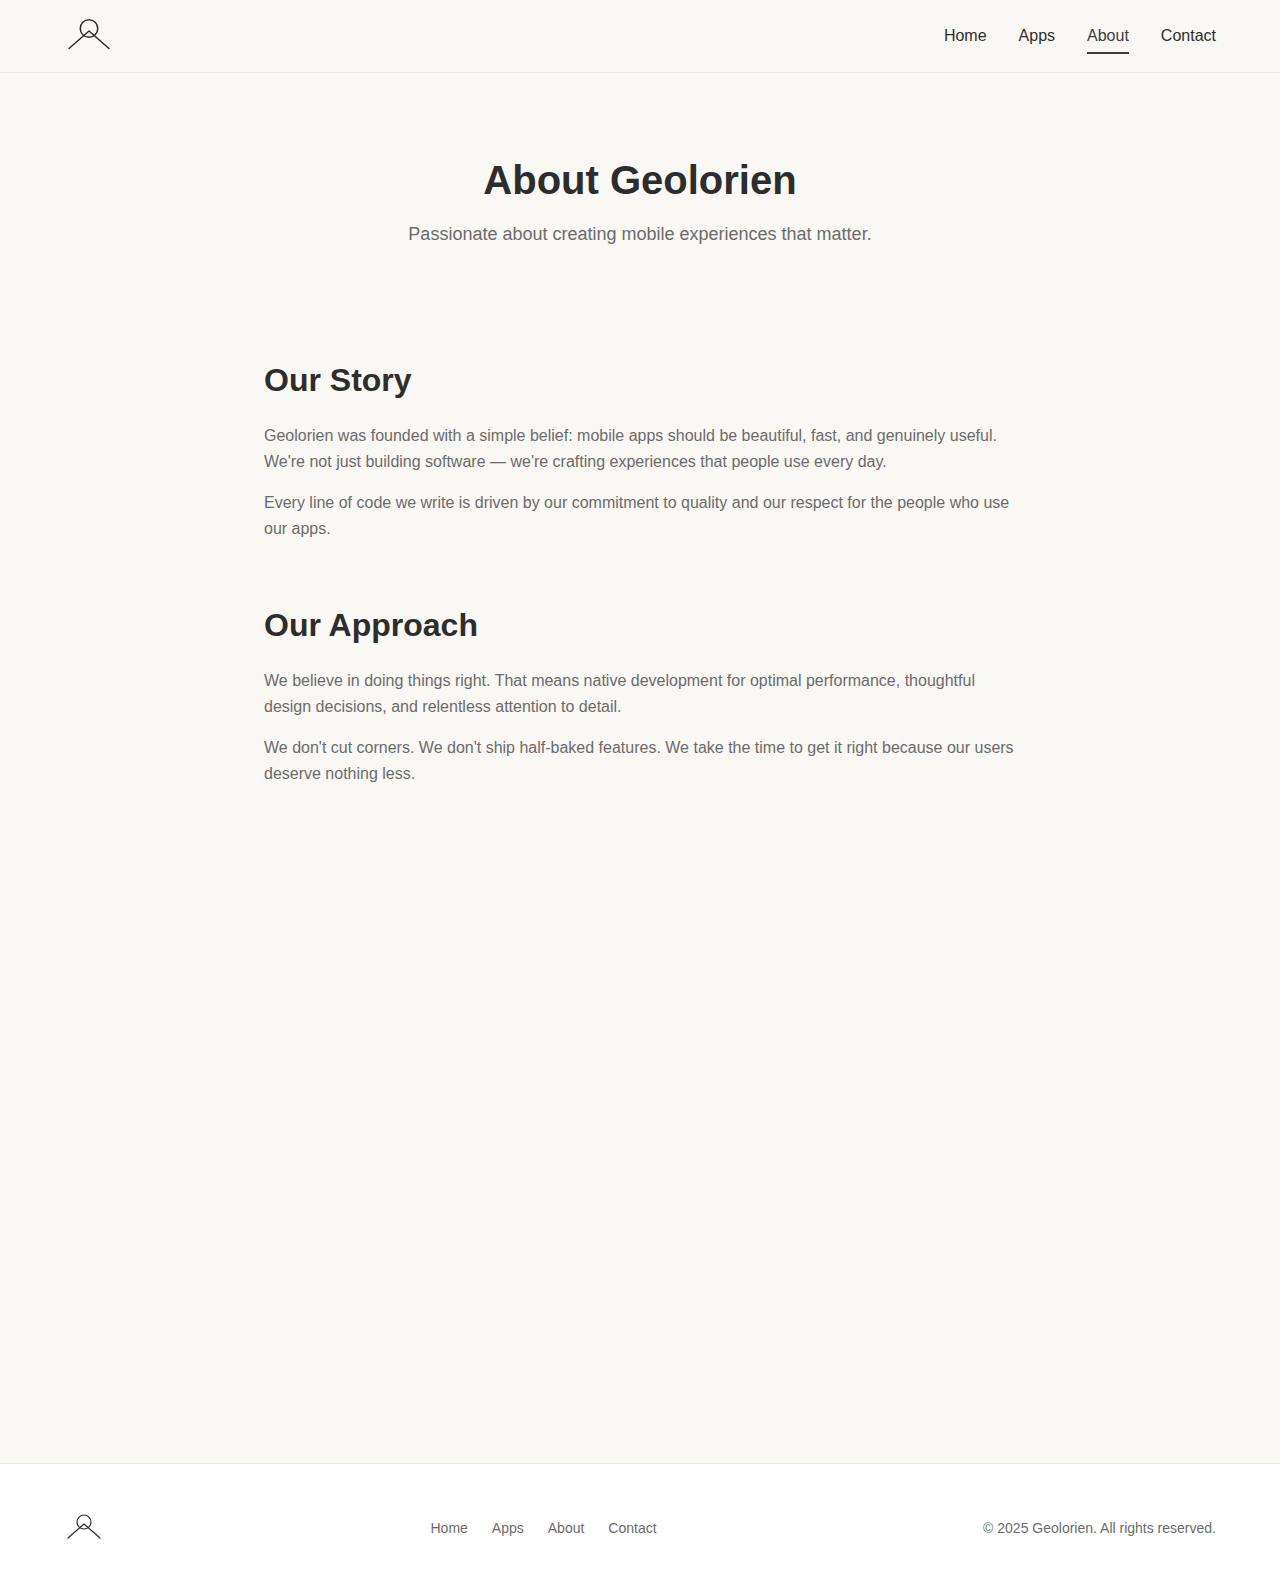
<file: about.html>
<!DOCTYPE html>
<html lang="en">
<head>
  <meta charset="UTF-8">
  <meta name="viewport" content="width=device-width, initial-scale=1.0">
  <meta name="description" content="Learn about Geolorien - our mission, values, and approach to mobile app development.">

  <meta property="og:title" content="About - Geolorien">
  <meta property="og:description" content="Learn about Geolorien and our approach to mobile app development.">
  <meta property="og:url" content="https://geolorien.com/about.html">

  <!-- Favicon -->
  <link rel="icon" type="image/svg+xml" href="/assets/icons/favicon.svg">
  <link rel="icon" type="image/png" href="/logo.png">

  <title>About - Geolorien</title>
  <link rel="stylesheet" href="/css/styles.css">
</head>
<body>
  <!-- Header -->
  <header class="site-header">
    <nav class="nav">
      <a href="/" class="nav-logo">
        <img src="/logo.svg" alt="Geolorien">
      </a>

      <button class="nav-toggle" aria-label="Toggle navigation" aria-expanded="false">
        <span></span>
        <span></span>
        <span></span>
      </button>

      <ul class="nav-menu">
        <li><a href="/" class="nav-link">Home</a></li>
        <li><a href="/apps.html" class="nav-link">Apps</a></li>
        <li><a href="/about.html" class="nav-link active">About</a></li>
        <li><a href="/contact.html" class="nav-link">Contact</a></li>
      </ul>
    </nav>
  </header>

  <main>
    <!-- Page Header -->
    <section class="page-header">
      <div class="container">
        <h1 class="animate-fade-in">About Geolorien</h1>
        <p class="animate-fade-in-up delay-1">Passionate about creating mobile experiences that matter.</p>
      </div>
    </section>

    <!-- About Content -->
    <section class="section">
      <div class="container about-content">
        <div class="about-section animate-on-scroll">
          <h2>Our Story</h2>
          <p>Geolorien was founded with a simple belief: mobile apps should be beautiful, fast, and genuinely useful. We're not just building software — we're crafting experiences that people use every day.</p>
          <p>Every line of code we write is driven by our commitment to quality and our respect for the people who use our apps.</p>
        </div>

        <div class="about-section animate-on-scroll">
          <h2>Our Approach</h2>
          <p>We believe in doing things right. That means native development for optimal performance, thoughtful design decisions, and relentless attention to detail.</p>
          <p>We don't cut corners. We don't ship half-baked features. We take the time to get it right because our users deserve nothing less.</p>
        </div>

        <div class="about-section animate-on-scroll">
          <h2>What Drives Us</h2>
          <p>We're motivated by the challenge of solving real problems through elegant solutions. There's nothing quite like seeing someone use an app you've built and watching it make their day a little bit better.</p>
          <p>That's what keeps us going — the pursuit of that perfect balance between form and function.</p>
        </div>

        <!-- CTA -->
        <div class="cta-banner animate-on-scroll">
          <h2>Have a project in mind?</h2>
          <p>We'd love to hear from you. Let's create something great together.</p>
          <a href="/contact.html" class="btn btn-primary">Get in Touch</a>
        </div>
      </div>
    </section>
  </main>

  <!-- Footer -->
  <footer class="site-footer">
    <div class="container">
      <div class="footer-content">
        <a href="/" class="footer-logo">
          <img src="/logo.svg" alt="Geolorien">
        </a>

        <nav class="footer-nav">
          <a href="/">Home</a>
          <a href="/apps.html">Apps</a>
          <a href="/about.html">About</a>
          <a href="/contact.html">Contact</a>
        </nav>

        <p class="footer-copy">&copy; 2025 Geolorien. All rights reserved.</p>
      </div>
    </div>
  </footer>

  <script src="/js/main.js" defer></script>
</body>
</html>
</file>
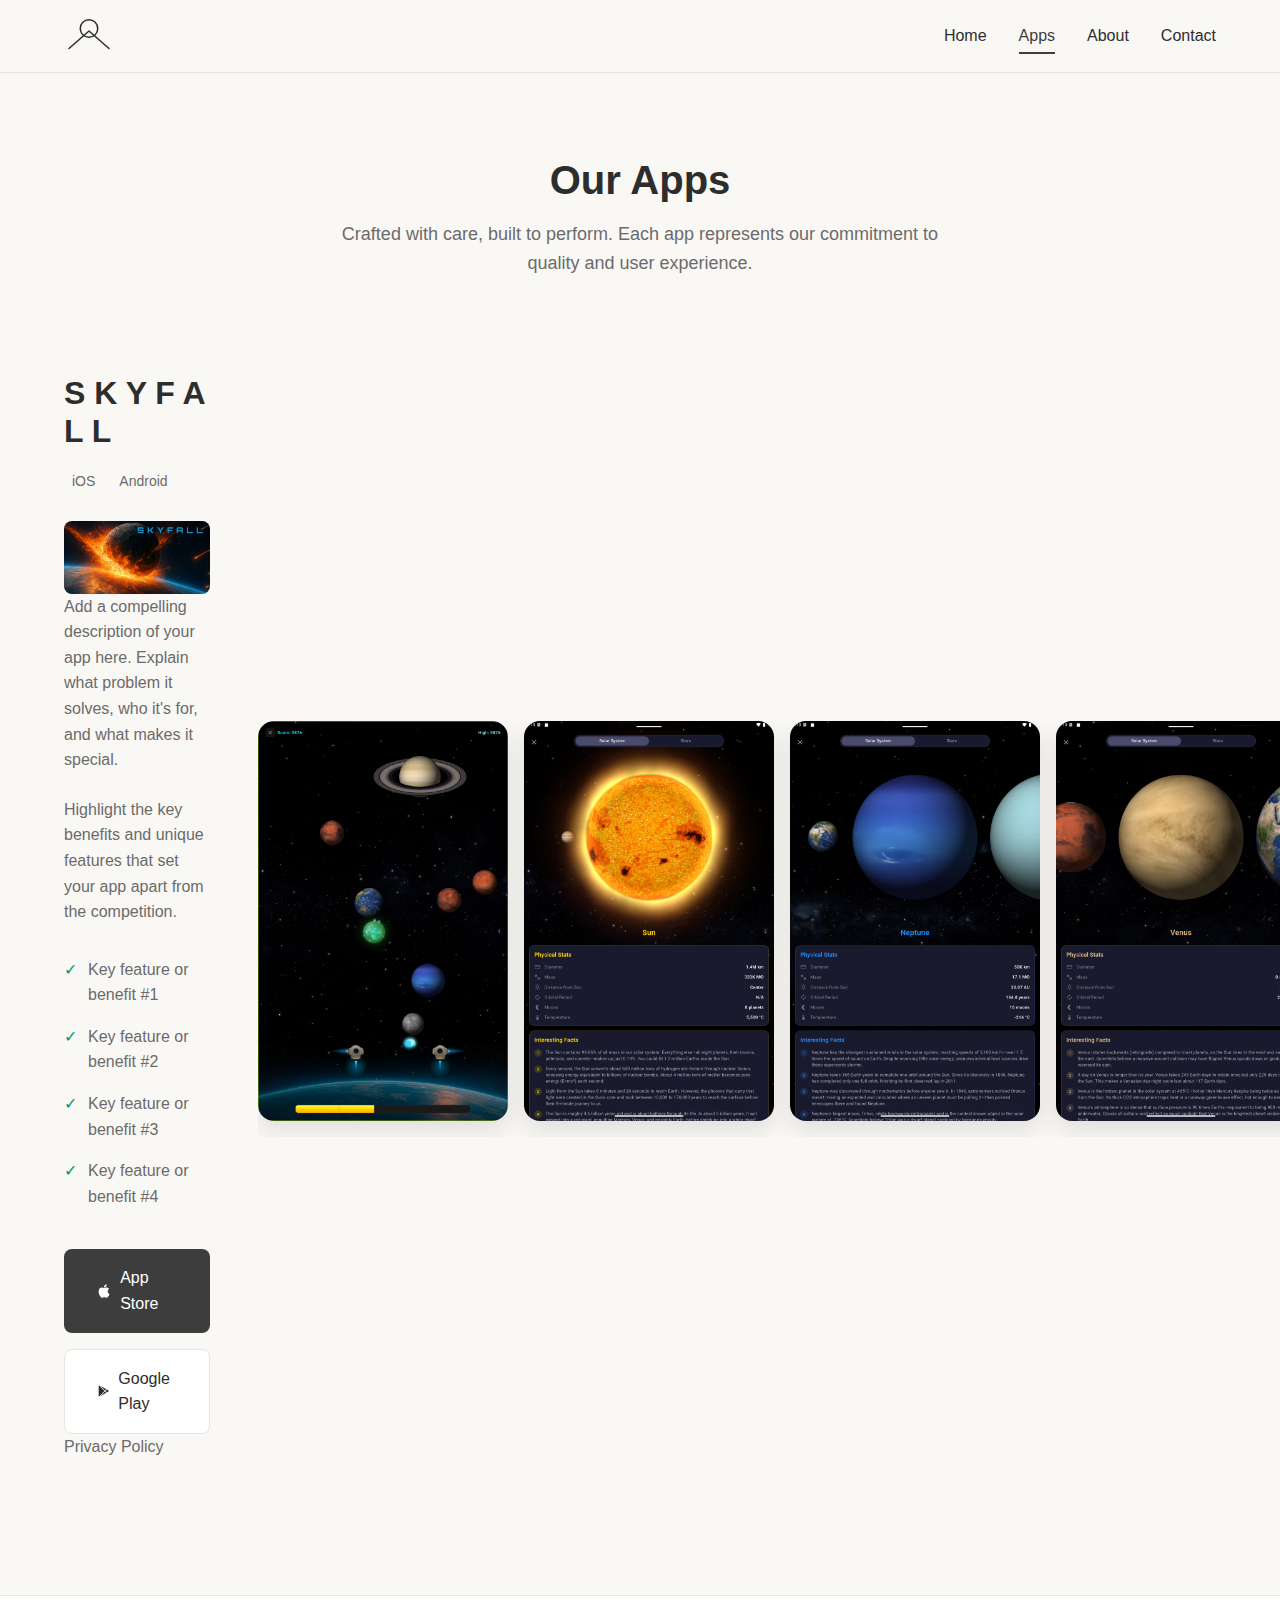
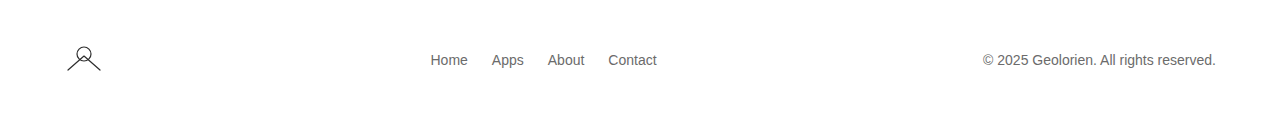
<file: apps.html>
<!DOCTYPE html>
<html lang="en">
<head>
  <meta charset="UTF-8">
  <meta name="viewport" content="width=device-width, initial-scale=1.0">
  <meta name="description" content="Explore mobile apps created by Geolorien - high-quality iOS and Android applications.">

  <meta property="og:title" content="Our Apps - Geolorien">
  <meta property="og:description" content="Explore mobile apps created by Geolorien.">
  <meta property="og:url" content="https://geolorien.com/apps.html">

  <!-- Favicon -->
  <link rel="icon" type="image/svg+xml" href="/assets/icons/favicon.svg">
  <link rel="icon" type="image/png" href="/logo.png">

  <title>Our Apps - Geolorien</title>
  <link rel="stylesheet" href="/css/styles.css">
</head>
<body>
  <!-- Header -->
  <header class="site-header">
    <nav class="nav">
      <a href="/" class="nav-logo">
        <img src="/logo.svg" alt="Geolorien">
      </a>

      <button class="nav-toggle" aria-label="Toggle navigation" aria-expanded="false">
        <span></span>
        <span></span>
        <span></span>
      </button>

      <ul class="nav-menu">
        <li><a href="/" class="nav-link">Home</a></li>
        <li><a href="/apps.html" class="nav-link active">Apps</a></li>
        <li><a href="/about.html" class="nav-link">About</a></li>
        <li><a href="/contact.html" class="nav-link">Contact</a></li>
      </ul>
    </nav>
  </header>

  <main>
    <!-- Page Header -->
    <section class="page-header">
      <div class="container">
        <h1 class="animate-fade-in">Our Apps</h1>
        <p class="animate-fade-in-up delay-1">Crafted with care, built to perform. Each app represents our commitment to quality and user experience.</p>
      </div>
    </section>

    <!-- App Showcase 1 -->
    <article class="app-showcase section">
      <div class="container">
        <div class="app-showcase-content animate-on-scroll">      
          <div class="app-showcase-info">
            <h2>S K Y F A L L</h2>
            <div class="app-platforms">
              <span class="platform-badge">iOS</span>
              <span class="platform-badge">Android</span>
            </div>
            <div class="app-card-image">
              <img src="/assets/images/skyfall.png" alt="SKYFALL">
            </div>
            <p>Add a compelling description of your app here. Explain what problem it solves, who it's for, and what makes it special.</p>
            <p>Highlight the key benefits and unique features that set your app apart from the competition.</p>

            <ul class="app-features-list">
              <li>Key feature or benefit #1</li>
              <li>Key feature or benefit #2</li>
              <li>Key feature or benefit #3</li>
              <li>Key feature or benefit #4</li>
            </ul>

            <div class="app-store-links">
              <!-- Replace # with actual store links -->
              <a href="#" target="_blank" rel="noopener" class="btn btn-primary">
                <svg width="20" height="20" viewBox="0 0 24 24" fill="currentColor">
                  <path d="M18.71 19.5c-.83 1.24-1.71 2.45-3.05 2.47-1.34.03-1.77-.79-3.29-.79-1.53 0-2 .77-3.27.82-1.31.05-2.3-1.32-3.14-2.53C4.25 17 2.94 12.45 4.7 9.39c.87-1.52 2.43-2.48 4.12-2.51 1.28-.02 2.5.87 3.29.87.78 0 2.26-1.07 3.81-.91.65.03 2.47.26 3.64 1.98-.09.06-2.17 1.28-2.15 3.81.03 3.02 2.65 4.03 2.68 4.04-.03.07-.42 1.44-1.38 2.83M13 3.5c.73-.83 1.94-1.46 2.94-1.5.13 1.17-.34 2.35-1.04 3.19-.69.85-1.83 1.51-2.95 1.42-.15-1.15.41-2.35 1.05-3.11z"/>
                </svg>
                App Store
              </a>
              <a href="#" target="_blank" rel="noopener" class="btn btn-secondary">
                <svg width="20" height="20" viewBox="0 0 24 24" fill="currentColor">
                  <path d="M3,20.5V3.5C3,2.91 3.34,2.39 3.84,2.15L13.69,12L3.84,21.85C3.34,21.6 3,21.09 3,20.5M16.81,15.12L6.05,21.34L14.54,12.85L16.81,15.12M20.16,10.81C20.5,11.08 20.75,11.5 20.75,12C20.75,12.5 20.53,12.9 20.18,13.18L17.89,14.5L15.39,12L17.89,9.5L20.16,10.81M6.05,2.66L16.81,8.88L14.54,11.15L6.05,2.66Z"/>
                </svg>
                Google Play
              </a>
            </div>

            <p class="app-privacy-link">
              <a href="/skyfall-privacy.html">Privacy Policy</a>
            </p>
          </div>

          <div class="app-showcase-visual">
            <div class="screenshot-gallery">
              <img src="/assets/images/skyfall_scr_01.png" alt="SKYFALL Screenshot 1" class="app-screenshot">
              <img src="/assets/images/skyfall_scr_02.png" alt="SKYFALL Screenshot 2" class="app-screenshot">
              <img src="/assets/images/skyfall_scr_03.png" alt="SKYFALL Screenshot 3" class="app-screenshot">
              <img src="/assets/images/skyfall_scr_04.png" alt="SKYFALL Screenshot 4" class="app-screenshot">
            </div>
          </div>
        </div>
      </div>
    </article>

    <!-- App Showcase 2 (duplicate and customize for additional apps) -->
    <!--
    <article class="app-showcase section">
      <div class="container">
        <div class="app-showcase-content animate-on-scroll">
          ...
        </div>
      </div>
    </article>
    -->

  </main>

  <!-- Footer -->
  <footer class="site-footer">
    <div class="container">
      <div class="footer-content">
        <a href="/" class="footer-logo">
          <img src="/logo.svg" alt="Geolorien">
        </a>

        <nav class="footer-nav">
          <a href="/">Home</a>
          <a href="/apps.html">Apps</a>
          <a href="/about.html">About</a>
          <a href="/contact.html">Contact</a>
        </nav>

        <p class="footer-copy">&copy; 2025 Geolorien. All rights reserved.</p>
      </div>
    </div>
  </footer>

  <script src="/js/main.js" defer></script>
</body>
</html>
</file>
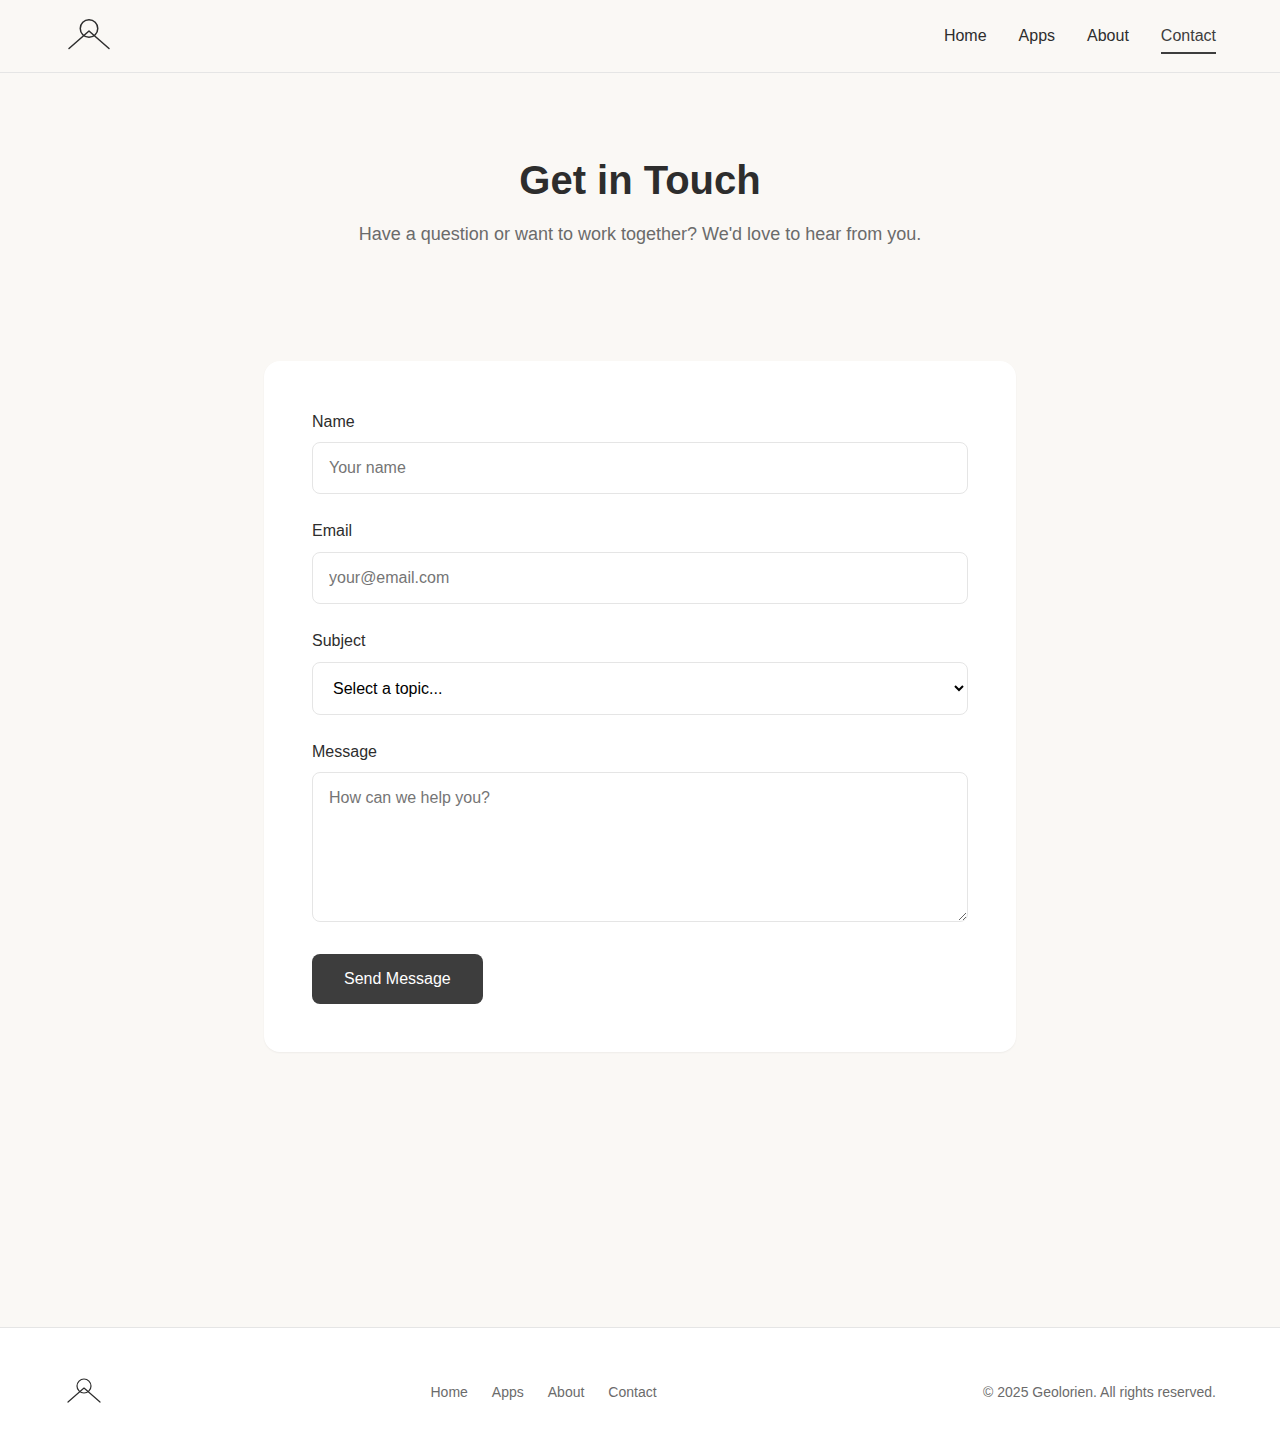
<file: contact.html>
<!DOCTYPE html>
<html lang="en">
<head>
  <meta charset="UTF-8">
  <meta name="viewport" content="width=device-width, initial-scale=1.0">
  <meta name="description" content="Contact Geolorien - Get in touch for inquiries, feedback, or partnership opportunities.">

  <meta property="og:title" content="Contact - Geolorien">
  <meta property="og:description" content="Get in touch with Geolorien.">
  <meta property="og:url" content="https://geolorien.com/contact.html">

  <!-- Favicon -->
  <link rel="icon" type="image/svg+xml" href="/assets/icons/favicon.svg">
  <link rel="icon" type="image/png" href="/logo.png">

  <!-- Formspree DNS prefetch -->
  <link rel="dns-prefetch" href="https://formspree.io">

  <title>Contact - Geolorien</title>
  <link rel="stylesheet" href="/css/styles.css">
</head>
<body>
  <!-- Header -->
  <header class="site-header">
    <nav class="nav">
      <a href="/" class="nav-logo">
        <img src="/logo.svg" alt="Geolorien">
      </a>

      <button class="nav-toggle" aria-label="Toggle navigation" aria-expanded="false">
        <span></span>
        <span></span>
        <span></span>
      </button>

      <ul class="nav-menu">
        <li><a href="/" class="nav-link">Home</a></li>
        <li><a href="/apps.html" class="nav-link">Apps</a></li>
        <li><a href="/about.html" class="nav-link">About</a></li>
        <li><a href="/contact.html" class="nav-link active">Contact</a></li>
      </ul>
    </nav>
  </header>

  <main>
    <!-- Page Header -->
    <section class="page-header">
      <div class="container">
        <h1 class="animate-fade-in">Get in Touch</h1>
        <p class="animate-fade-in-up delay-1">Have a question or want to work together? We'd love to hear from you.</p>
      </div>
    </section>

    <!-- Contact Content -->
    <section class="section">
      <div class="container contact-content">
        <!-- Contact Form -->
        <form
          action="https://formspree.io/f/mzdblavk"
          method="POST"
          class="contact-form animate-on-scroll"
        >
          <!-- Honeypot for spam prevention -->
          <input type="text" name="_gotcha" style="display:none">

          <!-- Custom subject line -->
          <input type="hidden" name="_subject" value="New message from geolorien.com">

          <!-- Redirect after submission -->
          <input type="hidden" name="_next" value="https://geolorien.com/contact.html?submitted=true">

          <div class="form-group">
            <label for="name">Name</label>
            <input type="text" id="name" name="name" required placeholder="Your name">
          </div>

          <div class="form-group">
            <label for="email">Email</label>
            <input type="email" id="email" name="email" required placeholder="your@email.com">
          </div>

          <div class="form-group">
            <label for="subject">Subject</label>
            <select id="subject" name="subject" required>
              <option value="">Select a topic...</option>
              <option value="General Inquiry">General Inquiry</option>
              <option value="App Feedback">App Feedback</option>
              <option value="Partnership">Partnership Opportunity</option>
              <option value="Support">Technical Support</option>
              <option value="Other">Other</option>
            </select>
          </div>

          <div class="form-group">
            <label for="message">Message</label>
            <textarea id="message" name="message" required placeholder="How can we help you?"></textarea>
          </div>

          <button type="submit" class="btn btn-primary">Send Message</button>
        </form>

        <!-- Alternative Contact -->
        <div class="contact-alt animate-on-scroll">
          <h3>Prefer email?</h3>
          <p>You can also reach us directly at:</p>
          <a href="mailto:hello@geolorien.com" class="contact-email">hello@geolorien.com</a>
        </div>
      </div>
    </section>
  </main>

  <!-- Footer -->
  <footer class="site-footer">
    <div class="container">
      <div class="footer-content">
        <a href="/" class="footer-logo">
          <img src="/logo.svg" alt="Geolorien">
        </a>

        <nav class="footer-nav">
          <a href="/">Home</a>
          <a href="/apps.html">Apps</a>
          <a href="/about.html">About</a>
          <a href="/contact.html">Contact</a>
        </nav>

        <p class="footer-copy">&copy; 2025 Geolorien. All rights reserved.</p>
      </div>
    </div>
  </footer>

  <script src="/js/main.js" defer></script>
</body>
</html>
</file>
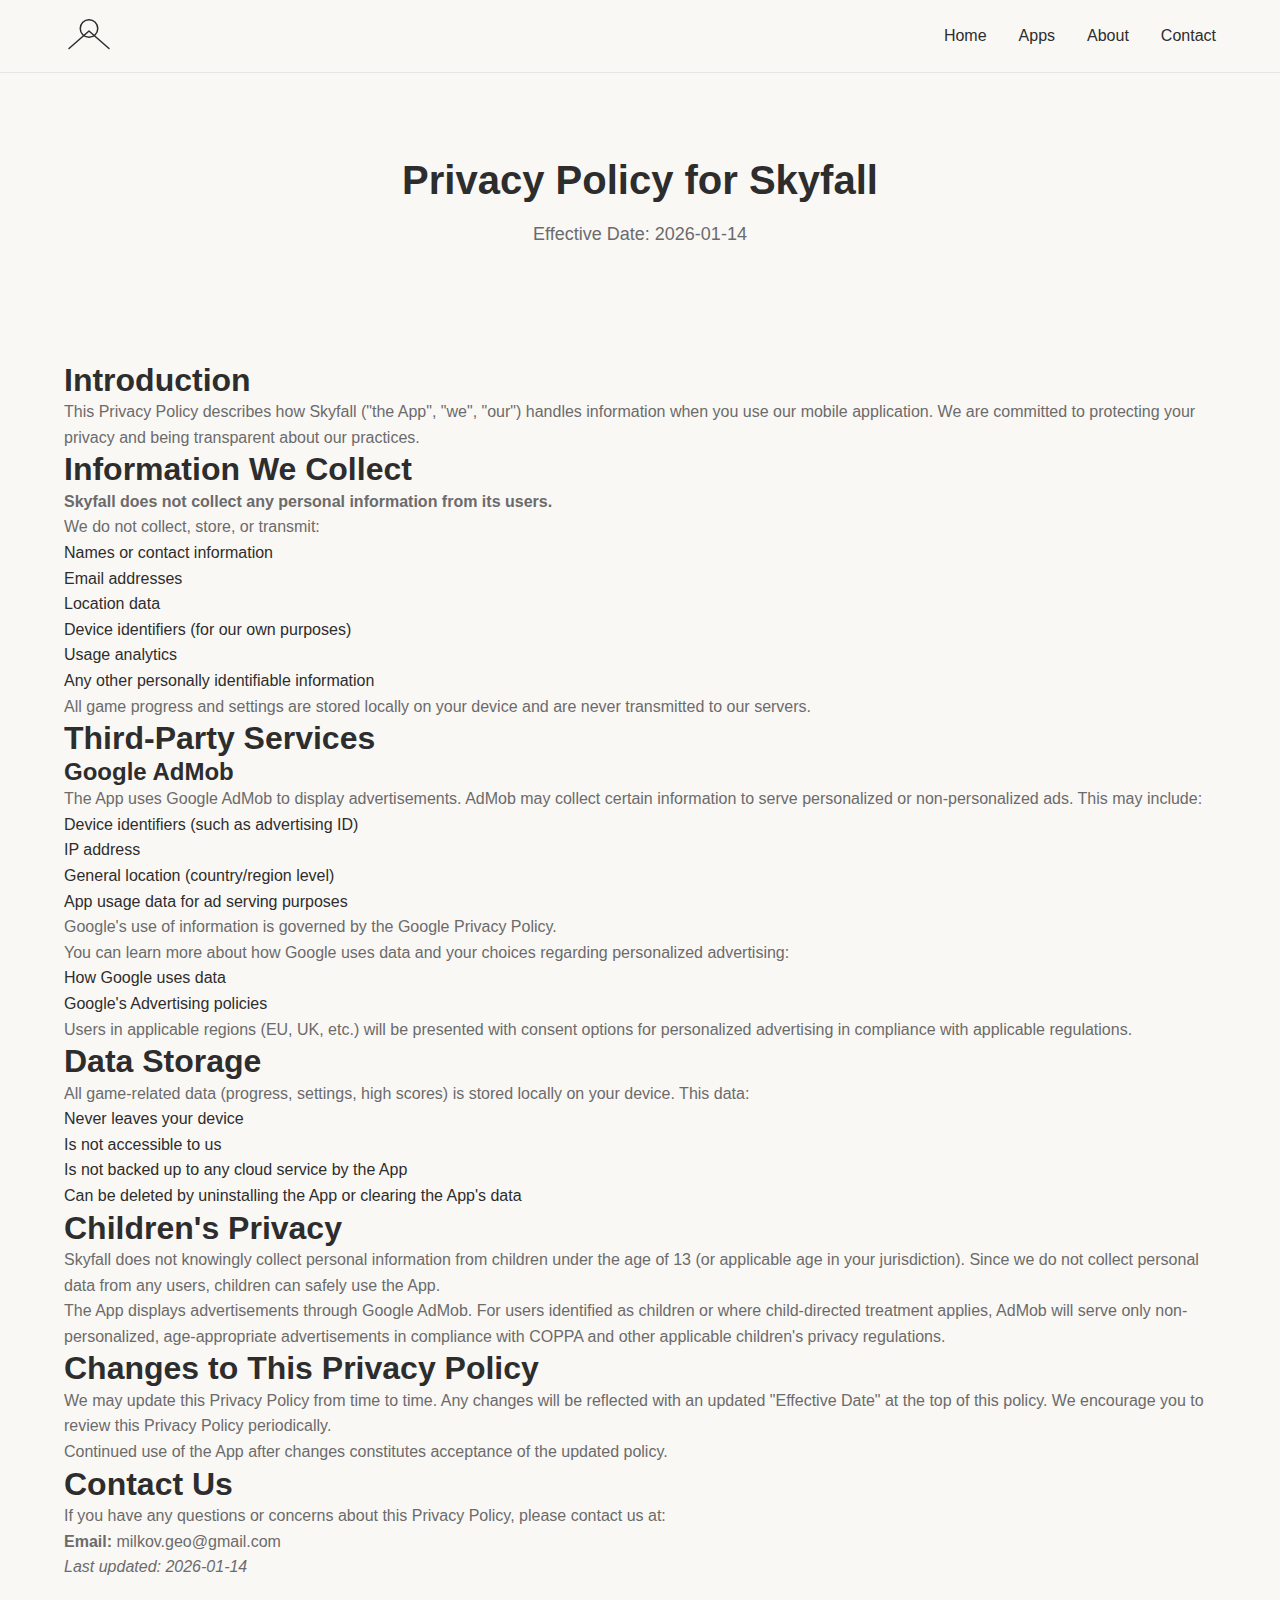
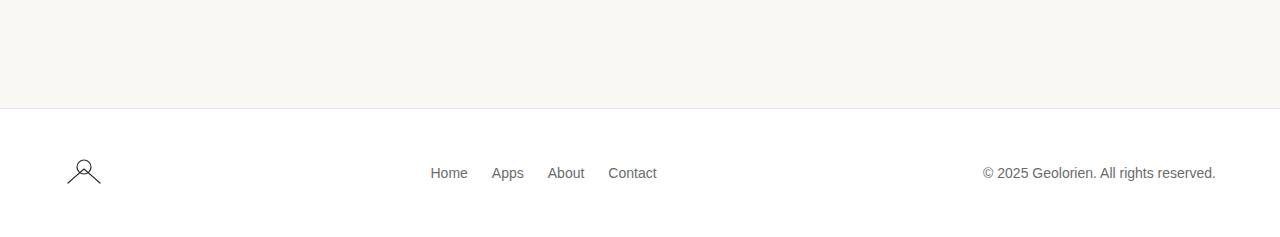
<file: skyfall-privacy.html>
<!DOCTYPE html>
<html lang="en">
<head>
  <meta charset="UTF-8">
  <meta name="viewport" content="width=device-width, initial-scale=1.0">
  <meta name="description" content="Privacy Policy for Skyfall mobile app by Geolorien.">

  <meta property="og:title" content="Skyfall Privacy Policy - Geolorien">
  <meta property="og:description" content="Privacy Policy for Skyfall mobile app.">
  <meta property="og:url" content="https://geolorien.com/skyfall-privacy.html">

  <!-- Favicon -->
  <link rel="icon" type="image/svg+xml" href="/assets/icons/favicon.svg">
  <link rel="icon" type="image/png" href="/logo.png">

  <title>Skyfall Privacy Policy - Geolorien</title>
  <link rel="stylesheet" href="/css/styles.css">
</head>
<body>
  <!-- Header -->
  <header class="site-header">
    <nav class="nav">
      <a href="/" class="nav-logo">
        <img src="/logo.svg" alt="Geolorien">
      </a>

      <button class="nav-toggle" aria-label="Toggle navigation" aria-expanded="false">
        <span></span>
        <span></span>
        <span></span>
      </button>

      <ul class="nav-menu">
        <li><a href="/" class="nav-link">Home</a></li>
        <li><a href="/apps.html" class="nav-link">Apps</a></li>
        <li><a href="/about.html" class="nav-link">About</a></li>
        <li><a href="/contact.html" class="nav-link">Contact</a></li>
      </ul>
    </nav>
  </header>

  <main>
    <!-- Page Header -->
    <section class="page-header">
      <div class="container">
        <h1 class="animate-fade-in">Privacy Policy for Skyfall</h1>
        <p class="animate-fade-in-up delay-1">Effective Date: 2026-01-14</p>
      </div>
    </section>

    <!-- Privacy Policy Content -->
    <section class="section">
      <div class="container">
        <div class="content-block animate-on-scroll">
          <h2>Introduction</h2>
          <p>This Privacy Policy describes how Skyfall ("the App", "we", "our") handles information when you use our mobile application. We are committed to protecting your privacy and being transparent about our practices.</p>

          <h2>Information We Collect</h2>
          <p><strong>Skyfall does not collect any personal information from its users.</strong></p>
          <p>We do not collect, store, or transmit:</p>
          <ul>
            <li>Names or contact information</li>
            <li>Email addresses</li>
            <li>Location data</li>
            <li>Device identifiers (for our own purposes)</li>
            <li>Usage analytics</li>
            <li>Any other personally identifiable information</li>
          </ul>
          <p>All game progress and settings are stored locally on your device and are never transmitted to our servers.</p>

          <h2>Third-Party Services</h2>
          <h3>Google AdMob</h3>
          <p>The App uses Google AdMob to display advertisements. AdMob may collect certain information to serve personalized or non-personalized ads. This may include:</p>
          <ul>
            <li>Device identifiers (such as advertising ID)</li>
            <li>IP address</li>
            <li>General location (country/region level)</li>
            <li>App usage data for ad serving purposes</li>
          </ul>
          <p>Google's use of information is governed by the <a href="https://policies.google.com/privacy" target="_blank" rel="noopener">Google Privacy Policy</a>.</p>
          <p>You can learn more about how Google uses data and your choices regarding personalized advertising:</p>
          <ul>
            <li><a href="https://policies.google.com/technologies/partner-sites" target="_blank" rel="noopener">How Google uses data</a></li>
            <li><a href="https://policies.google.com/technologies/ads" target="_blank" rel="noopener">Google's Advertising policies</a></li>
          </ul>
          <p>Users in applicable regions (EU, UK, etc.) will be presented with consent options for personalized advertising in compliance with applicable regulations.</p>

          <h2>Data Storage</h2>
          <p>All game-related data (progress, settings, high scores) is stored locally on your device. This data:</p>
          <ul>
            <li>Never leaves your device</li>
            <li>Is not accessible to us</li>
            <li>Is not backed up to any cloud service by the App</li>
            <li>Can be deleted by uninstalling the App or clearing the App's data</li>
          </ul>

          <h2>Children's Privacy</h2>
          <p>Skyfall does not knowingly collect personal information from children under the age of 13 (or applicable age in your jurisdiction). Since we do not collect personal data from any users, children can safely use the App.</p>
          <p>The App displays advertisements through Google AdMob. For users identified as children or where child-directed treatment applies, AdMob will serve only non-personalized, age-appropriate advertisements in compliance with COPPA and other applicable children's privacy regulations.</p>

          <h2>Changes to This Privacy Policy</h2>
          <p>We may update this Privacy Policy from time to time. Any changes will be reflected with an updated "Effective Date" at the top of this policy. We encourage you to review this Privacy Policy periodically.</p>
          <p>Continued use of the App after changes constitutes acceptance of the updated policy.</p>

          <h2>Contact Us</h2>
          <p>If you have any questions or concerns about this Privacy Policy, please contact us at:</p>
          <p><strong>Email:</strong> <a href="mailto:milkov.geo@gmail.com">milkov.geo@gmail.com</a></p>

          <p><em>Last updated: 2026-01-14</em></p>
        </div>
      </div>
    </section>

  </main>

  <!-- Footer -->
  <footer class="site-footer">
    <div class="container">
      <div class="footer-content">
        <a href="/" class="footer-logo">
          <img src="/logo.svg" alt="Geolorien">
        </a>

        <nav class="footer-nav">
          <a href="/">Home</a>
          <a href="/apps.html">Apps</a>
          <a href="/about.html">About</a>
          <a href="/contact.html">Contact</a>
        </nav>

        <p class="footer-copy">&copy; 2025 Geolorien. All rights reserved.</p>
      </div>
    </div>
  </footer>

  <script src="/js/main.js" defer></script>
</body>
</html>
</file>
<file: css/styles.css>
/* ==========================================================================
   GEOLORIEN - Styles
   ========================================================================== */

/* --------------------------------------------------------------------------
   1. CSS Custom Properties
   -------------------------------------------------------------------------- */
:root {
  /* Colors */
  --color-bg-primary: #FAF8F5;
  --color-bg-secondary: #FFFFFF;
  --color-text-primary: #2D2D2D;
  --color-text-secondary: #6B6B6B;
  --color-accent: #3D3D3D;
  --color-accent-hover: #1A1A1A;
  --color-border: #E5E5E5;
  --color-success: #059669;

  /* Typography */
  --font-primary: 'Inter', -apple-system, BlinkMacSystemFont, 'Segoe UI', Roboto, sans-serif;
  --font-size-sm: 0.875rem;
  --font-size-base: 1rem;
  --font-size-lg: 1.125rem;
  --font-size-xl: 1.5rem;
  --font-size-2xl: 2rem;
  --font-size-3xl: 2.5rem;
  --font-weight-normal: 400;
  --font-weight-medium: 500;
  --font-weight-semibold: 600;
  --line-height-base: 1.6;
  --line-height-heading: 1.2;

  /* Spacing */
  --space-xs: 0.25rem;
  --space-sm: 0.5rem;
  --space-md: 1rem;
  --space-lg: 1.5rem;
  --space-xl: 2rem;
  --space-2xl: 3rem;
  --space-3xl: 4rem;
  --space-4xl: 6rem;

  /* Layout */
  --max-width: 1200px;
  --max-width-content: 800px;
  --border-radius-sm: 4px;
  --border-radius-md: 8px;
  --border-radius-lg: 16px;

  /* Shadows */
  --shadow-sm: 0 1px 2px rgba(0, 0, 0, 0.05);
  --shadow-md: 0 4px 6px rgba(0, 0, 0, 0.07);
  --shadow-lg: 0 10px 25px rgba(0, 0, 0, 0.1);

  /* Transitions */
  --transition-fast: 150ms ease;
  --transition-base: 250ms ease;
  --transition-slow: 400ms ease;
}

/* --------------------------------------------------------------------------
   2. Reset & Base
   -------------------------------------------------------------------------- */
*, *::before, *::after {
  box-sizing: border-box;
  margin: 0;
  padding: 0;
}

html {
  font-size: 16px;
  scroll-behavior: smooth;
}

body {
  font-family: var(--font-primary);
  font-size: var(--font-size-base);
  line-height: var(--line-height-base);
  color: var(--color-text-primary);
  background-color: var(--color-bg-primary);
  -webkit-font-smoothing: antialiased;
  -moz-osx-font-smoothing: grayscale;
}

img {
  max-width: 100%;
  height: auto;
  display: block;
}

a {
  color: inherit;
  text-decoration: none;
}

ul, ol {
  list-style: none;
}

button {
  font-family: inherit;
  cursor: pointer;
}

/* --------------------------------------------------------------------------
   3. Typography
   -------------------------------------------------------------------------- */
h1, h2, h3, h4 {
  font-weight: var(--font-weight-semibold);
  line-height: var(--line-height-heading);
}

h1 {
  font-size: var(--font-size-3xl);
}

h2 {
  font-size: var(--font-size-2xl);
}

h3 {
  font-size: var(--font-size-xl);
}

p {
  color: var(--color-text-secondary);
}

/* --------------------------------------------------------------------------
   4. Layout Utilities
   -------------------------------------------------------------------------- */
.container {
  width: 100%;
  max-width: var(--max-width);
  margin: 0 auto;
  padding: 0 var(--space-lg);
}

.section {
  padding: var(--space-3xl) 0;
}

.text-center {
  text-align: center;
}

/* --------------------------------------------------------------------------
   5. Components
   -------------------------------------------------------------------------- */

/* 5.1 Navigation */
.site-header {
  position: fixed;
  top: 0;
  left: 0;
  right: 0;
  background: var(--color-bg-primary);
  z-index: 100;
  border-bottom: 1px solid var(--color-border);
}

.nav {
  display: flex;
  justify-content: space-between;
  align-items: center;
  padding: var(--space-md) var(--space-lg);
  max-width: var(--max-width);
  margin: 0 auto;
}

.nav-logo img {
  height: 40px;
  width: auto;
}

.nav-toggle {
  display: flex;
  flex-direction: column;
  gap: 5px;
  background: none;
  border: none;
  padding: var(--space-sm);
}

.nav-toggle span {
  display: block;
  width: 24px;
  height: 2px;
  background: var(--color-text-primary);
  transition: var(--transition-fast);
}

.nav-menu {
  display: none;
  position: absolute;
  top: 100%;
  left: 0;
  right: 0;
  background: var(--color-bg-secondary);
  padding: var(--space-lg);
  box-shadow: var(--shadow-lg);
  flex-direction: column;
  gap: var(--space-md);
}

.nav-menu.is-open {
  display: flex;
}

.nav-link {
  font-weight: var(--font-weight-medium);
  padding: var(--space-sm) 0;
  position: relative;
  transition: color var(--transition-fast);
}

.nav-link:hover {
  color: var(--color-accent);
}

.nav-link.active {
  color: var(--color-accent);
}

@media (min-width: 768px) {
  .nav-toggle {
    display: none;
  }

  .nav-menu {
    display: flex;
    position: static;
    flex-direction: row;
    background: none;
    padding: 0;
    box-shadow: none;
    gap: var(--space-xl);
  }

  .nav-link::after {
    content: '';
    position: absolute;
    bottom: -2px;
    left: 0;
    width: 0;
    height: 2px;
    background: var(--color-accent);
    transition: width var(--transition-base);
  }

  .nav-link:hover::after,
  .nav-link.active::after {
    width: 100%;
  }
}

/* 5.2 Buttons */
.btn {
  display: inline-flex;
  align-items: center;
  justify-content: center;
  gap: var(--space-sm);
  padding: var(--space-md) var(--space-xl);
  font-size: var(--font-size-base);
  font-weight: var(--font-weight-medium);
  border-radius: var(--border-radius-md);
  border: none;
  transition: transform var(--transition-fast), box-shadow var(--transition-fast), background-color var(--transition-fast);
}

.btn:hover {
  transform: translateY(-2px);
  box-shadow: var(--shadow-md);
}

.btn-primary {
  background: var(--color-accent);
  color: var(--color-bg-secondary);
}

.btn-primary:hover {
  background: var(--color-accent-hover);
}

.btn-secondary {
  background: var(--color-bg-secondary);
  color: var(--color-text-primary);
  border: 1px solid var(--color-border);
}

.btn-secondary:hover {
  border-color: var(--color-accent);
}

/* 5.3 Cards */
.card {
  background: var(--color-bg-secondary);
  border-radius: var(--border-radius-lg);
  padding: var(--space-xl);
  box-shadow: var(--shadow-sm);
  transition: transform var(--transition-base), box-shadow var(--transition-base);
}

.card:hover {
  transform: translateY(-4px);
  box-shadow: var(--shadow-lg);
}

/* 5.4 Forms */
.form-group {
  margin-bottom: var(--space-lg);
}

.form-group label {
  display: block;
  margin-bottom: var(--space-sm);
  font-weight: var(--font-weight-medium);
  color: var(--color-text-primary);
}

.form-group input,
.form-group select,
.form-group textarea {
  width: 100%;
  padding: var(--space-md);
  border: 1px solid var(--color-border);
  border-radius: var(--border-radius-md);
  font-family: inherit;
  font-size: var(--font-size-base);
  background: var(--color-bg-secondary);
  transition: border-color var(--transition-fast), box-shadow var(--transition-fast);
}

.form-group input:focus,
.form-group select:focus,
.form-group textarea:focus {
  outline: none;
  border-color: var(--color-accent);
  box-shadow: 0 0 0 3px rgba(61, 61, 61, 0.1);
}

.form-group textarea {
  resize: vertical;
  min-height: 150px;
}

/* 5.5 Footer */
.site-footer {
  background: var(--color-bg-secondary);
  border-top: 1px solid var(--color-border);
  padding: var(--space-2xl) 0;
  margin-top: var(--space-3xl);
}

.footer-content {
  display: flex;
  flex-direction: column;
  align-items: center;
  gap: var(--space-lg);
  text-align: center;
}

.footer-logo img {
  height: 32px;
  width: auto;
}

.footer-nav {
  display: flex;
  gap: var(--space-lg);
  flex-wrap: wrap;
  justify-content: center;
}

.footer-nav a {
  color: var(--color-text-secondary);
  font-size: var(--font-size-sm);
  transition: color var(--transition-fast);
}

.footer-nav a:hover {
  color: var(--color-text-primary);
}

.footer-copy {
  font-size: var(--font-size-sm);
  color: var(--color-text-secondary);
}

@media (min-width: 768px) {
  .footer-content {
    flex-direction: row;
    justify-content: space-between;
    text-align: left;
  }
}

/* --------------------------------------------------------------------------
   6. Page-Specific Styles
   -------------------------------------------------------------------------- */

/* 6.1 Home - Hero */
.hero {
  min-height: 80vh;
  display: flex;
  align-items: center;
  justify-content: center;
  text-align: center;
  padding: var(--space-4xl) var(--space-lg);
  margin-top: 60px;
}

.hero-content {
  max-width: 600px;
}

.hero-logo {
  width: 150px;
  height: auto;
  margin: 0 auto var(--space-xl);
}

.hero-title {
  margin-bottom: var(--space-md);
}

.hero-subtitle {
  font-size: var(--font-size-lg);
  margin-bottom: var(--space-xl);
}

.hero-cta {
  display: flex;
  gap: var(--space-md);
  justify-content: center;
  flex-wrap: wrap;
}

/* 6.1 Home - Features */
.features {
  background: var(--color-bg-secondary);
}

.features-grid {
  display: grid;
  gap: var(--space-xl);
  margin-top: var(--space-2xl);
}

@media (min-width: 768px) {
  .features-grid {
    grid-template-columns: repeat(3, 1fr);
  }
}

.feature-card {
  text-align: center;
  padding: var(--space-xl);
}

.feature-icon {
  width: 48px;
  height: 48px;
  margin: 0 auto var(--space-md);
  color: var(--color-accent);
}

.feature-card h3 {
  margin-bottom: var(--space-sm);
}

/* 6.1 Home - Apps Preview */
.apps-preview {
  padding: var(--space-3xl) 0;
}

.apps-preview-header {
  text-align: center;
  margin-bottom: var(--space-2xl);
}

.apps-preview-header h2 {
  margin-bottom: var(--space-sm);
}

.apps-grid {
  display: grid;
  gap: var(--space-xl);
}

@media (min-width: 768px) {
  .apps-grid {
    grid-template-columns: repeat(2, 1fr);
  }
}

.app-card {
  display: flex;
  flex-direction: column;
  gap: var(--space-md);
}

.app-card-image {
  border-radius: var(--border-radius-md);
  overflow: hidden;
  background: var(--color-border);
  aspect-ratio: 2/1;
}

.app-card-image img {
  width: 100%;
  height: 100%;
  object-fit: cover;
}

.app-card h3 {
  margin-bottom: var(--space-xs);
}

.app-card-link {
  color: var(--color-accent);
  font-weight: var(--font-weight-medium);
  display: inline-flex;
  align-items: center;
  gap: var(--space-xs);
}

.app-card-link:hover {
  text-decoration: underline;
}

/* 6.2 Apps Page */
.page-header {
  text-align: center;
  padding: var(--space-4xl) 0 var(--space-2xl);
  margin-top: 60px;
}

.page-header h1 {
  margin-bottom: var(--space-md);
}

.page-header p {
  max-width: 600px;
  margin: 0 auto;
  font-size: var(--font-size-lg);
}

.app-showcase {
  padding: var(--space-2xl) 0;
  border-bottom: 1px solid var(--color-border);
}

.app-showcase:last-of-type {
  border-bottom: none;
}

.app-showcase-content {
  display: grid;
  gap: var(--space-2xl);
}

@media (min-width: 768px) {
  .app-showcase-content {
    grid-template-columns: 1fr 1fr;
    align-items: center;
  }
}

.app-showcase-info h2 {
  margin-bottom: var(--space-md);
}

.app-showcase-info p {
  margin-bottom: var(--space-lg);
}

.app-platforms {
  display: flex;
  gap: var(--space-sm);
  margin-bottom: var(--space-lg);
}

.platform-badge {
  font-size: var(--font-size-sm);
  padding: var(--space-xs) var(--space-sm);
  background: var(--color-bg-primary);
  border-radius: var(--border-radius-sm);
  color: var(--color-text-secondary);
}

.app-features-list {
  margin-bottom: var(--space-xl);
}

.app-features-list li {
  padding: var(--space-sm) 0;
  padding-left: var(--space-lg);
  position: relative;
  color: var(--color-text-secondary);
}

.app-features-list li::before {
  content: '✓';
  position: absolute;
  left: 0;
  color: var(--color-success);
}

.app-store-links {
  display: flex;
  gap: var(--space-md);
  flex-wrap: wrap;
}

.store-badge {
  height: 40px;
  width: auto;
}

.app-showcase-visual {
  display: flex;
  justify-content: center;
}

.app-screenshot {
  max-width: 300px;
  border-radius: var(--border-radius-lg);
  box-shadow: var(--shadow-lg);
}

/* Screenshot Gallery */
.screenshot-gallery {
  display: flex;
  gap: var(--space-md);
  overflow-x: auto;
  scroll-snap-type: x mandatory;
  -webkit-overflow-scrolling: touch;
  padding-bottom: var(--space-md);
}

.screenshot-gallery .app-screenshot {
  flex-shrink: 0;
  scroll-snap-align: start;
  max-height: 400px;
  width: auto;
}

.screenshot-gallery::-webkit-scrollbar {
  height: 6px;
}

.screenshot-gallery::-webkit-scrollbar-thumb {
  background: var(--color-border);
  border-radius: 3px;
}

/* 6.3 About Page */
.about-content {
  max-width: var(--max-width-content);
  margin: 0 auto;
}

.about-section {
  margin-bottom: var(--space-3xl);
}

.about-section h2 {
  margin-bottom: var(--space-lg);
}

.about-section p {
  margin-bottom: var(--space-md);
}

.cta-banner {
  background: var(--color-bg-secondary);
  border-radius: var(--border-radius-lg);
  padding: var(--space-2xl);
  text-align: center;
}

.cta-banner h2 {
  margin-bottom: var(--space-md);
}

.cta-banner p {
  margin-bottom: var(--space-xl);
}

/* 6.4 Contact Page */
.contact-content {
  max-width: var(--max-width-content);
  margin: 0 auto;
}

.contact-form {
  background: var(--color-bg-secondary);
  padding: var(--space-2xl);
  border-radius: var(--border-radius-lg);
  box-shadow: var(--shadow-sm);
}

.success-message {
  text-align: center;
  padding: var(--space-2xl);
}

.success-message svg {
  color: var(--color-success);
  margin-bottom: var(--space-lg);
}

.success-message h3 {
  margin-bottom: var(--space-md);
  color: var(--color-success);
}

.contact-alt {
  margin-top: var(--space-2xl);
  text-align: center;
}

.contact-alt h3 {
  margin-bottom: var(--space-md);
}

.contact-email {
  font-size: var(--font-size-lg);
  color: var(--color-accent);
}

/* --------------------------------------------------------------------------
   7. Animations
   -------------------------------------------------------------------------- */
@keyframes fadeIn {
  from { opacity: 0; }
  to { opacity: 1; }
}

@keyframes fadeInUp {
  from {
    opacity: 0;
    transform: translateY(20px);
  }
  to {
    opacity: 1;
    transform: translateY(0);
  }
}

.animate-fade-in {
  animation: fadeIn 0.6s ease-out both;
}

.animate-fade-in-up {
  animation: fadeInUp 0.6s ease-out both;
}

.delay-1 { animation-delay: 0.1s; }
.delay-2 { animation-delay: 0.2s; }
.delay-3 { animation-delay: 0.3s; }
.delay-4 { animation-delay: 0.4s; }

/* Scroll animations */
.animate-on-scroll {
  opacity: 0;
  transform: translateY(30px);
  transition: opacity 0.6s ease, transform 0.6s ease;
}

.animate-on-scroll.is-visible {
  opacity: 1;
  transform: translateY(0);
}

/* --------------------------------------------------------------------------
   8. Reduced Motion
   -------------------------------------------------------------------------- */
@media (prefers-reduced-motion: reduce) {
  *, *::before, *::after {
    animation-duration: 0.01ms !important;
    animation-iteration-count: 1 !important;
    transition-duration: 0.01ms !important;
    scroll-behavior: auto !important;
  }

  .animate-on-scroll {
    opacity: 1;
    transform: none;
  }
}
</file>
